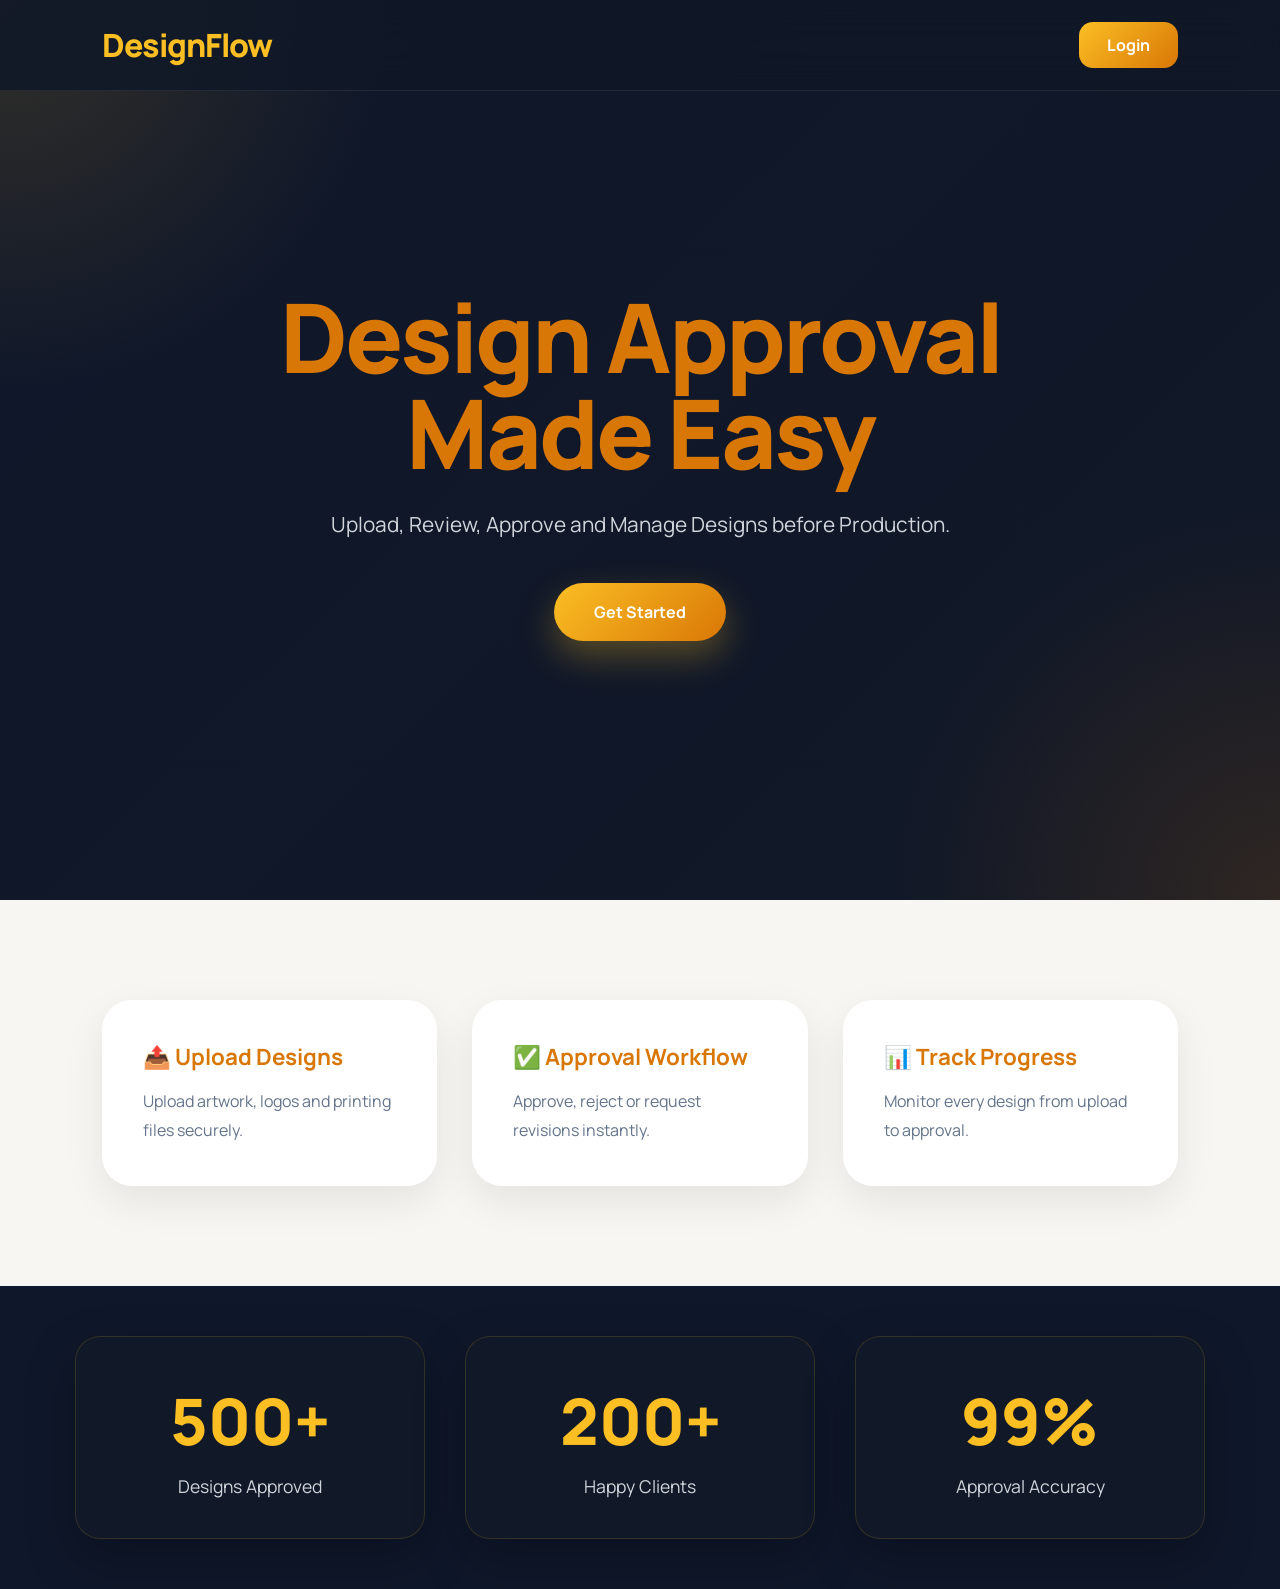
<file: index.html>
<!DOCTYPE html>
<html lang="en">
<head>
<meta charset="UTF-8">
<meta name="viewport" content="width=device-width, initial-scale=1.0">
<title>Design Approval Portal</title>

<link rel="stylesheet" href="css/style.css">
</head>

<body>

<nav class="navbar">
    <h2>DesignFlow</h2>

    <a href="login.html" class="btn">
        Login
    </a>
</nav>

<section class="hero">

    <div class="hero-content">

        <h1>
            Design Approval Made Easy
        </h1>

        <p>
            Upload, Review, Approve and Manage Designs
            before Production.
        </p>

        <a href="login.html" class="hero-btn">
            Get Started
        </a>

    </div>

</section>
<section class="features">

<a href="upload.html" class="feature-card">

<h3>📤 Upload Designs</h3>

<p>
Upload artwork, logos and printing files securely.
</p>

</a>

<a href="admin.html" class="feature-card">

<h3>✅ Approval Workflow</h3>

<p>
Approve, reject or request revisions instantly.
</p>

</a>

<a href="customer-dashboard.html" class="feature-card">

<h3>📊 Track Progress</h3>

<p>
Monitor every design from upload to approval.
</p>

</a>

</section>

<section class="stats-section">

<div class="stat-box">
<h2>500+</h2>
<p>Designs Approved</p>
</div>

<div class="stat-box">
<h2>200+</h2>
<p>Happy Clients</p>
</div>

<div class="stat-box">
<h2>99%</h2>
<p>Approval Accuracy</p>
</div>

</section>


</body>
</html>
</file>
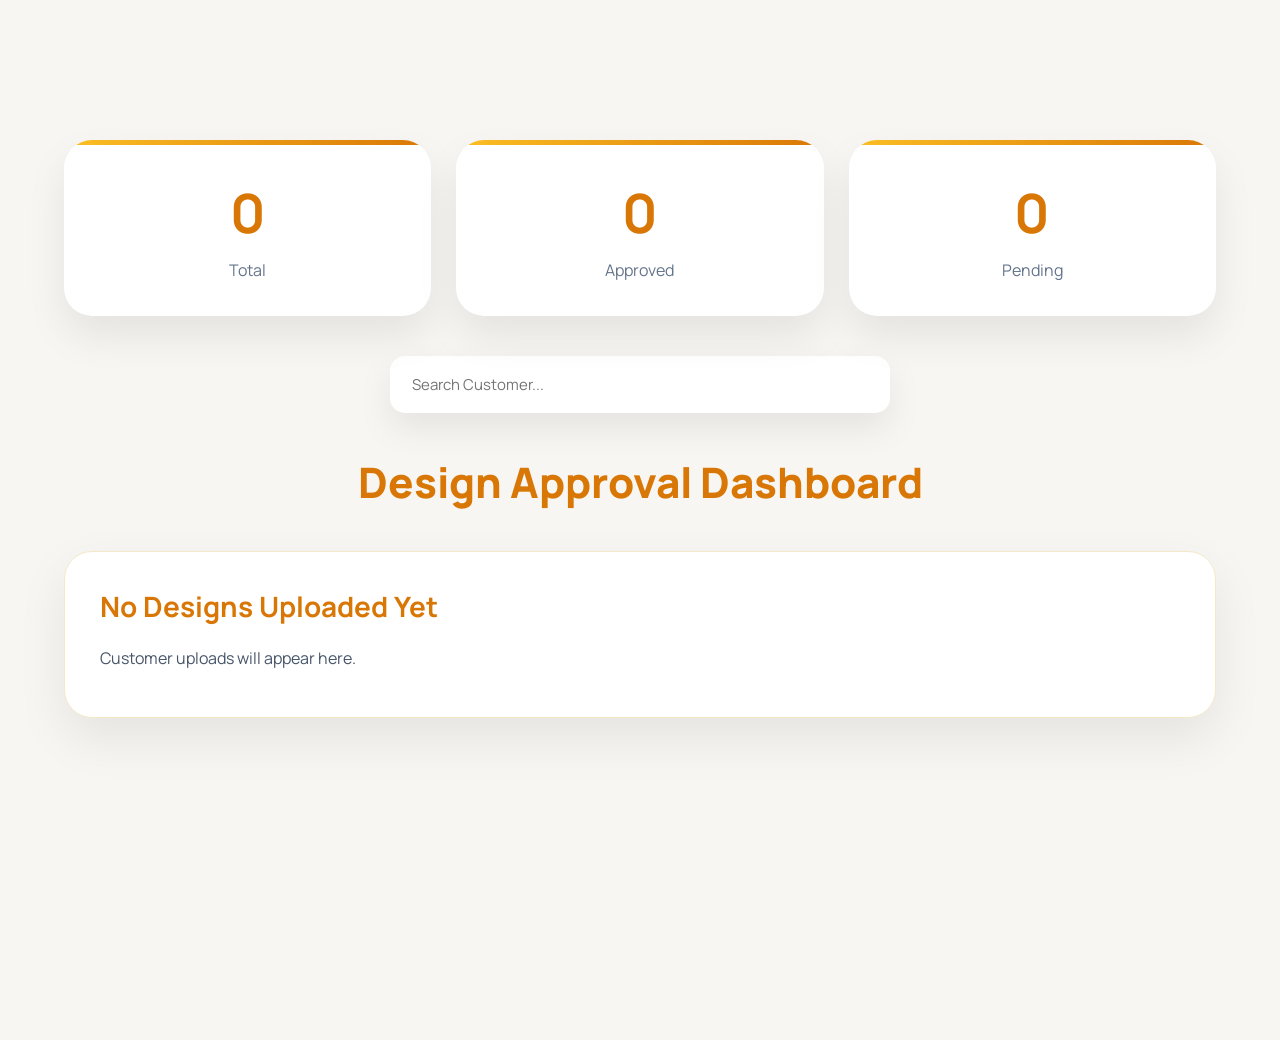
<file: admin.html>
<!DOCTYPE html>
<html>
<head>
<title>Admin Dashboard</title>
<link rel="stylesheet" href="css/style.css">
</head>

<body>
    <div class="stats">

<div class="stat-card">
<h2 id="total">0</h2>
<p>Total</p>
</div>

<div class="stat-card">
<h2 id="approved">0</h2>
<p>Approved</p>
</div>

<div class="stat-card">
<h2 id="pending">0</h2>
<p>Pending</p>
</div>

</div>

<input
type="text"
id="search"
placeholder="Search Customer..."
>

<h1>Design Approval Dashboard</h1>

<div id="designList"></div>

<script src="js/admin.js"></script>

</body>
</html>
</file>
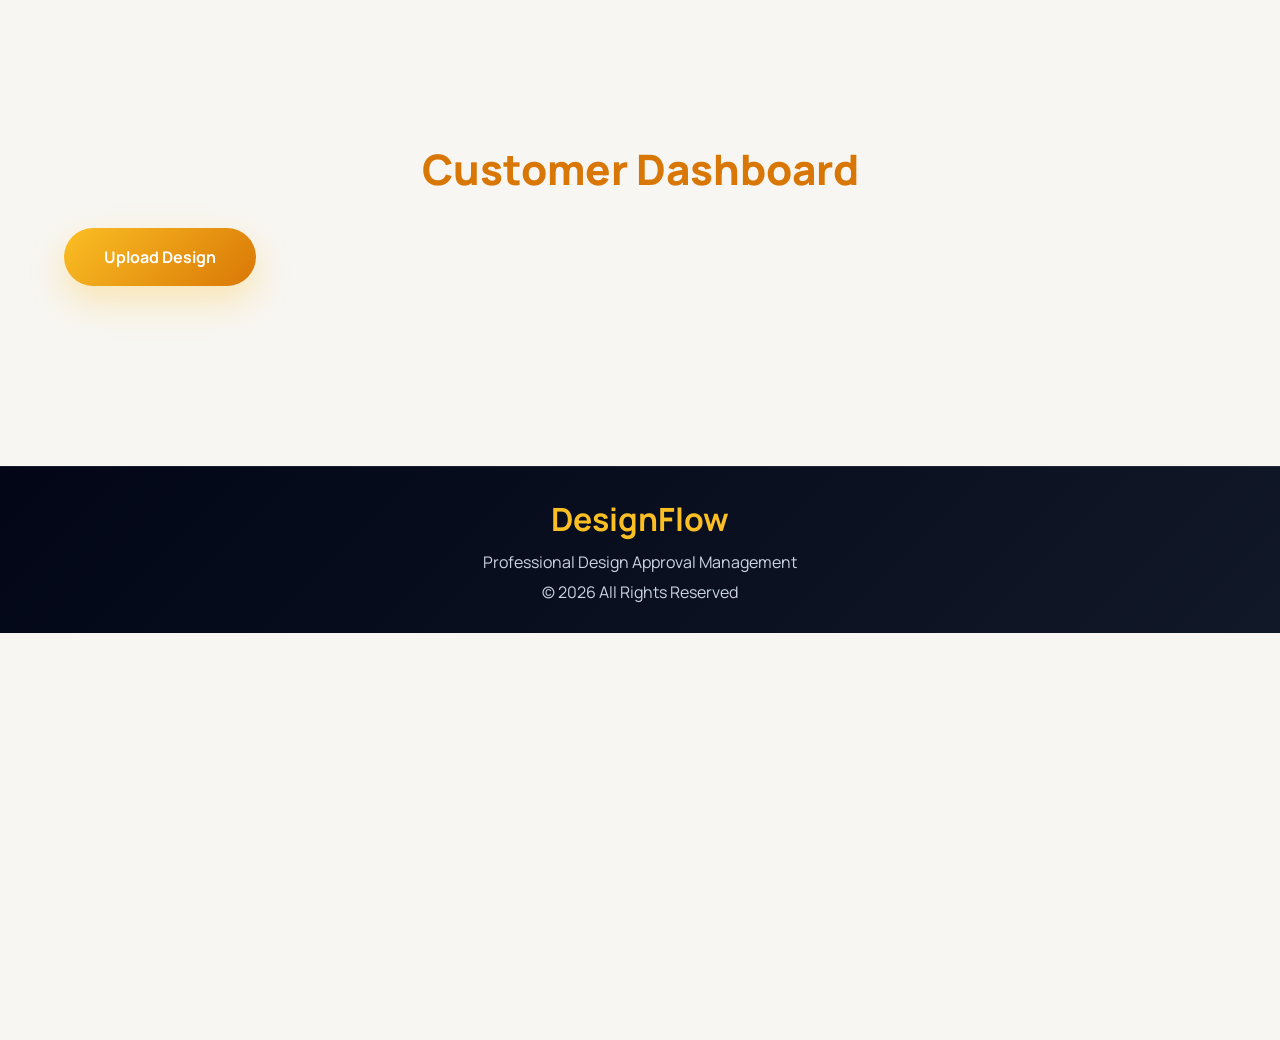
<file: customer-dashboard.html>
<!DOCTYPE html>
<html>

<head>
<title>Customer Dashboard</title>
<link rel="stylesheet" href="css/style.css">
</head>

<body>

<div class="dashboard">

<h1>Customer Dashboard</h1>

<a href="upload.html" class="hero-btn">
Upload Design
</a>

<div id="customerDesigns">

</div>

</div>
<footer class="footer">

<h2>DesignFlow</h2>

<p>
Professional Design Approval Management
</p>

<p>
© 2026 All Rights Reserved
</p>

</footer>
<script src="js/customer.js"></script>

</body>
</html>
</file>
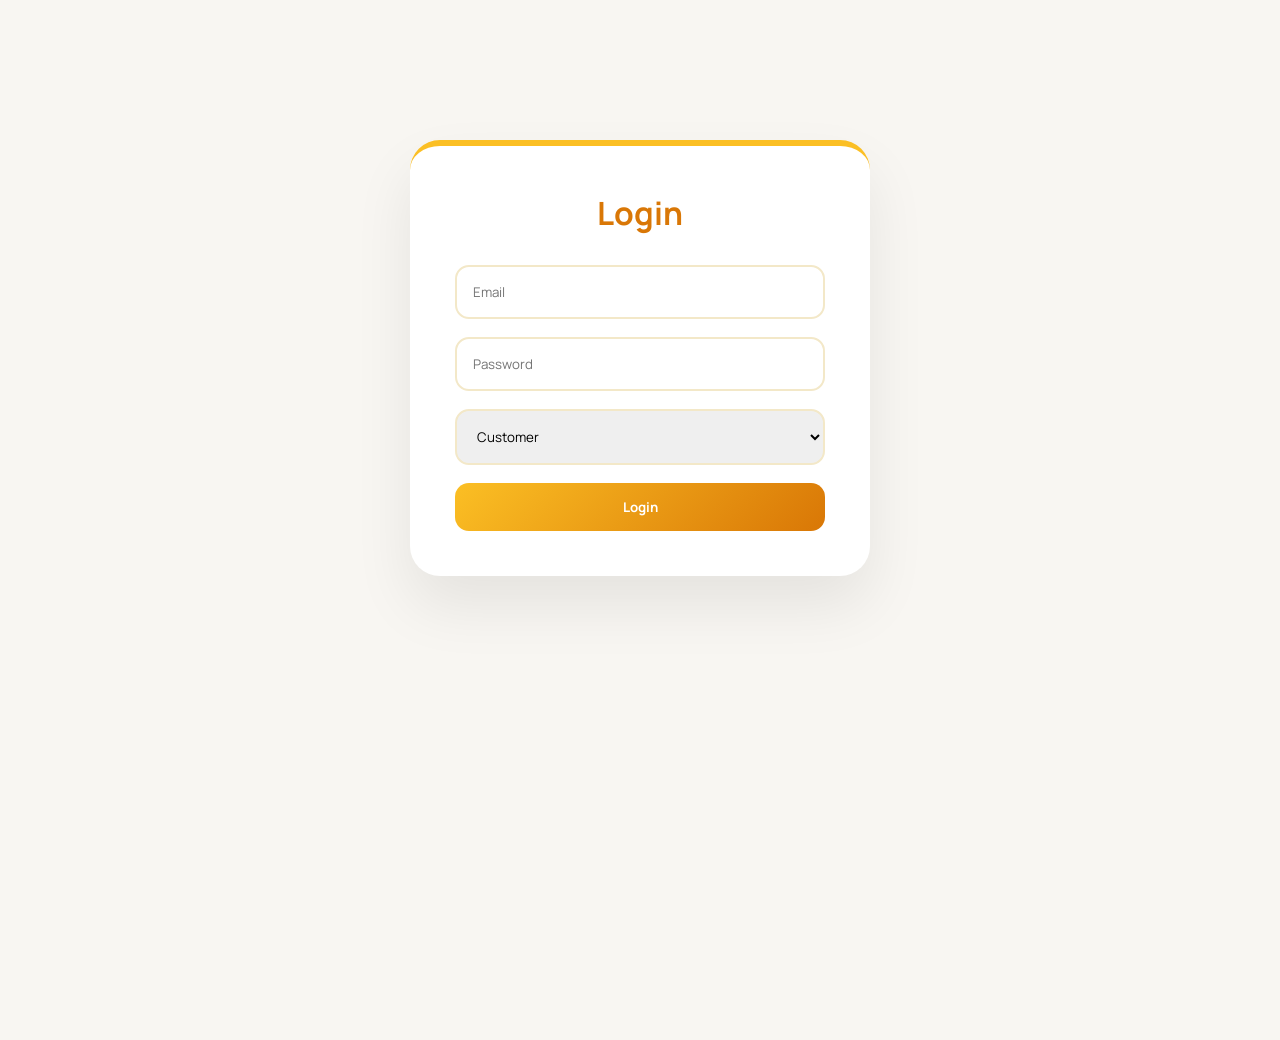
<file: login.html>
<!DOCTYPE html>
<html>

<head>
<title>Login</title>
<link rel="stylesheet" href="css/style.css">
</head>

<body>

<div class="login-box">

<h2>Login</h2>

<input
type="email"
id="email"
placeholder="Email"
>

<input
type="password"
id="password"
placeholder="Password"
>

<select id="role">

<option value="customer">
Customer
</option>

<option value="admin">
Admin
</option>

</select>

<button onclick="login()">
Login
</button>

</div>

<script src="js/auth.js"></script>

</body>
</html>
</file>
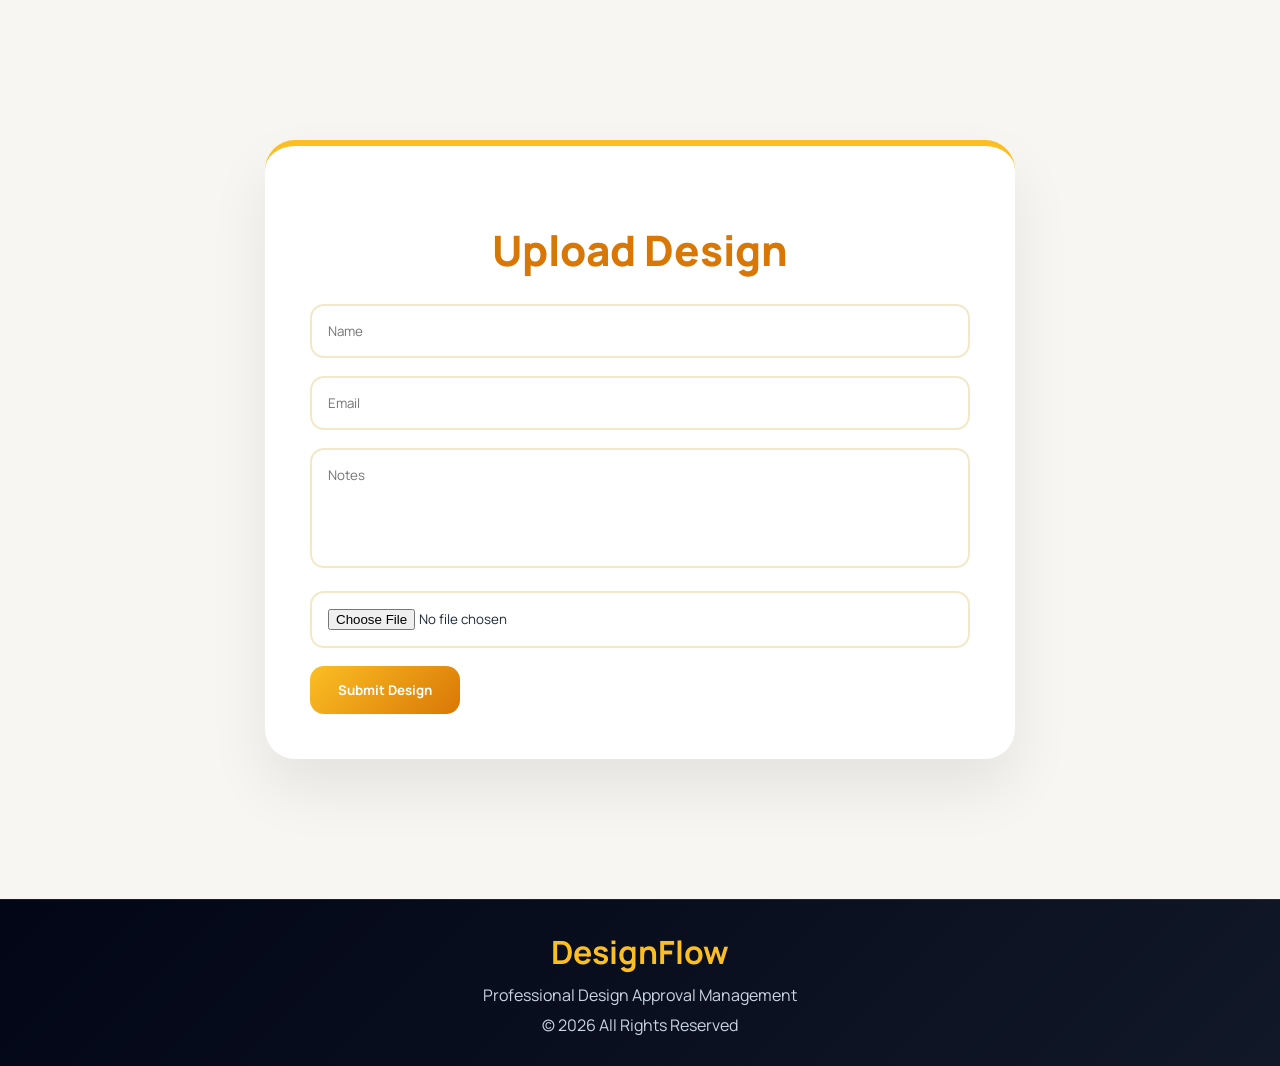
<file: upload.html>
<!DOCTYPE html>
<html>

<head>
<title>Upload Design</title>
<link rel="stylesheet" href="css/style.css">
</head>

<body>

<div class="container">

<h1>Upload Design</h1>

<form id="uploadForm">

<input
type="text"
id="name"
placeholder="Name"
required
>

<input
type="email"
id="email"
placeholder="Email"
required
>

<textarea
id="notes"
placeholder="Notes">
</textarea>

<input
type="file"
id="designFile"
required
>

<button type="submit">
Submit Design
</button>

</form>

</div>
<footer class="footer">

<h2>DesignFlow</h2>

<p>
Professional Design Approval Management
</p>

<p>
© 2026 All Rights Reserved
</p>

</footer>

<script src="js/upload.js"></script>

</body>
</html>
</file>
<file: css/style.css>
@import url('https://fonts.googleapis.com/css2?family=Manrope:wght@300;400;500;600;700;800&display=swap');

*{
    margin:0;
    padding:0;
    box-sizing:border-box;
    font-family:'Manrope',sans-serif;
}

html{
    scroll-behavior:smooth;
}

body{
    background:#f8f6f2;
    color:#1f2937;
    min-height:100vh;
    overflow-x:hidden;
}

/* NAVBAR */

.navbar{
    position:fixed;
    top:0;
    left:0;
    width:100%;
    padding:22px 8%;
    display:flex;
    justify-content:space-between;
    align-items:center;

    background:rgba(17,24,39,.88);

    backdrop-filter:blur(20px);

    border-bottom:1px solid rgba(255,255,255,.08);

    z-index:1000;
}

.navbar h2{
    color:#fbbf24;
    font-size:2rem;
    font-weight:800;
    letter-spacing:-1px;
}

.btn{
    text-decoration:none;
    color:white;

    background:linear-gradient(
    135deg,
    #fbbf24,
    #d97706
    );

    padding:12px 28px;

    border-radius:14px;

    font-weight:700;

    transition:.35s;
}

.btn:hover{
    transform:translateY(-4px);
    box-shadow:0 15px 35px rgba(251,191,36,.35);
}

/* HERO */

.hero{
    min-height:100vh;

    display:flex;
    justify-content:center;
    align-items:center;

    text-align:center;

    padding:40px;

    background:
    radial-gradient(circle at top left,
    rgba(251,191,36,.15),
    transparent 25%),

    radial-gradient(circle at bottom right,
    rgba(217,119,6,.15),
    transparent 25%),

    linear-gradient(
    135deg,
    #0f172a,
    #111827
    );

    color:white;
}

.hero-content{
    max-width:950px;
}

.hero h1{
    font-size:6rem;
    font-weight:800;
    line-height:1;
    letter-spacing:-3px;
    margin-bottom:25px;
}

.hero p{
    font-size:1.3rem;
    color:#d1d5db;
    margin-bottom:40px;
    line-height:1.8;
}

.hero-btn{
    display:inline-block;

    background:linear-gradient(
    135deg,
    #fbbf24,
    #d97706
    );

    color:white;

    padding:18px 40px;

    text-decoration:none;

    border-radius:50px;

    font-weight:700;

    transition:.35s;

    box-shadow:
    0 15px 35px rgba(251,191,36,.3);
}

.hero-btn:hover{
    transform:translateY(-5px);
}

/* FEATURES */

.features{
    display:grid;

    grid-template-columns:
    repeat(auto-fit,minmax(320px,1fr));

    gap:35px;

    padding:100px 8%;
}

.feature-card,
.card{

    background:
    rgba(255,255,255,.85);

    backdrop-filter:blur(20px);

    border-radius:30px;

    padding:35px;

    border:1px solid rgba(255,255,255,.5);

    box-shadow:
    0 25px 50px rgba(0,0,0,.08);

    transition:.4s;
}

.feature-card:hover,
.card:hover{

    transform:
    translateY(-12px)
    scale(1.02);

    box-shadow:
    0 35px 60px rgba(251,191,36,.18);
}

.feature-card h3,
.card h3{
    color:#d97706;
    margin-bottom:15px;
    font-size:1.4rem;
}

.feature-card p,
.card p{
    color:#64748b;
    line-height:1.8;
}

/* LOGIN */

.login-box{

    width:460px;

    margin:140px auto;

    background:white;

    padding:45px;

    border-radius:30px;

    box-shadow:
    0 30px 60px rgba(0,0,0,.08);

    border-top:6px solid #fbbf24;
}

.login-box h2{

    text-align:center;

    color:#d97706;

    margin-bottom:30px;

    font-size:2rem;
}

.login-box input,
.login-box select{

    width:100%;

    padding:16px;

    margin-bottom:18px;

    border:2px solid #f3e8c8;

    border-radius:14px;

    outline:none;

    transition:.3s;
}

.login-box input:focus,
.login-box select:focus{

    border-color:#fbbf24;
}

.login-box button{
    width:100%;
}

/* UPLOAD FORM */

.container{

    width:90%;

    max-width:750px;

    margin:140px auto;

    background:white;

    padding:45px;

    border-radius:30px;

    box-shadow:
    0 30px 60px rgba(0,0,0,.08);

    border-top:6px solid #fbbf24;
}

.container h1{

    text-align:center;

    color:#d97706;

    margin-bottom:25px;
}

input,
textarea{

    width:100%;

    padding:16px;

    margin-bottom:18px;

    border:2px solid #f3e8c8;

    border-radius:14px;

    outline:none;

    transition:.3s;
}

input:focus,
textarea:focus{

    border-color:#fbbf24;
}

textarea{
    min-height:120px;
    resize:none;
}

/* BUTTONS */

button{

    background:linear-gradient(
    135deg,
    #fbbf24,
    #d97706
    );

    color:white;

    border:none;

    padding:15px 28px;

    border-radius:14px;

    cursor:pointer;

    font-weight:700;

    transition:.35s;
}

button:hover{

    transform:translateY(-3px);
}

/* DASHBOARD */

.dashboard{

    width:90%;

    max-width:1200px;

    margin:140px auto;
}

.dashboard h1{

    text-align:center;

    color:#d97706;

    margin-bottom:30px;
}

#customerDesigns{

    display:grid;

    grid-template-columns:
    repeat(auto-fit,minmax(320px,1fr));

    gap:25px;

    margin-top:40px;
}

/* ADMIN */

.stats{

    width:90%;

    max-width:1200px;

    margin:140px auto 40px;

    display:grid;

    grid-template-columns:
    repeat(auto-fit,minmax(250px,1fr));

    gap:25px;
}

.stat-card{

    background:white;

    padding:35px;

    border-radius:28px;

    text-align:center;

    box-shadow:
    0 20px 40px rgba(0,0,0,.08);

    position:relative;

    overflow:hidden;
}

.stat-card::before{

    content:"";

    position:absolute;

    top:0;
    left:0;

    width:100%;
    height:5px;

    background:linear-gradient(
    90deg,
    #fbbf24,
    #d97706
    );
}

.stat-card h2{

    font-size:3rem;

    color:#d97706;

    margin-bottom:10px;
}

.stat-card p{
    color:#64748b;
}

/* SEARCH */

#search{

    width:90%;

    max-width:600px;

    display:block;

    margin:0 auto 30px;

    padding:16px;

    border:none;

    border-radius:14px;

    box-shadow:
    0 15px 30px rgba(0,0,0,.08);
}

#designList{

    width:90%;

    max-width:1200px;

    margin:auto;

    display:grid;

    gap:25px;
}

/* ACTION BUTTONS */

.actions{

    display:flex;

    gap:10px;

    flex-wrap:wrap;

    margin-top:15px;
}

.approve{
    background:#16a34a;
}

.reject{
    background:#dc2626;
}

.correction{
    background:#ea580c;
}

/* FOOTER */

.footer{

    margin-top:10px;

    background:
    linear-gradient(
    135deg,
    #020617,
    #111827
    );

    color:white;

    text-align:center;

    padding:30px 15px;

    border-top:
    1px solid rgba(255,255,255,.08);
}

.footer h2{

    color:#fbbf24;

    font-size:2rem;

    margin-bottom:10px;
}

.footer p{

    color:#cbd5e1;

    margin-top:8px;
}

/* ANIMATION */

.feature-card,
.card,
.stat-card,
.login-box,
.container{

    animation:fadeUp .7s ease;
}

@keyframes fadeUp{

    from{
        opacity:0;
        transform:translateY(30px);
    }

    to{
        opacity:1;
        transform:translateY(0);
    }
}

/* RESPONSIVE */

@media(max-width:768px){

.hero h1{
font-size:3.5rem;
}

.hero p{
font-size:1rem;
}

.navbar{
padding:15px 20px;
}

.features{
padding:60px 20px;
}

.login-box{
width:90%;
}

.container{
width:95%;
}

.stats{
grid-template-columns:1fr;
}

#customerDesigns{
grid-template-columns:1fr;
}
}

/* ADMIN PAGE FIX */

.stats,
#designList{
    width:90%;
    max-width:1200px;
    margin-left:auto;
    margin-right:auto;
}

#search{
    width:100%;
    max-width:500px;
    display:block;
    margin:0 auto 40px auto;
}

body h1{
    text-align:center;
    margin:30px 0 40px;
    color:#d97706;
    font-size:42px;
    font-weight:800;
}

.card{
    width:100%;
    background:white;
    border-radius:28px;
    padding:35px;
    box-shadow:
    0 20px 50px rgba(0,0,0,.08);

    border:1px solid #f3e8c8;
}

.card h3{
    color:#d97706;
    font-size:28px;
    margin-bottom:20px;
}

.card p{
    margin-bottom:10px;
    color:#475569;
    line-height:1.7;
}

.card a{
    color:#d97706;
    text-decoration:none;
    font-weight:600;
}

.card a:hover{
    text-decoration:underline;
}

.actions{
    margin-top:25px;
}

.actions button{
    min-width:120px;
    height:48px;
    border-radius:12px;
    font-size:15px;
    font-weight:700;
}

.approve{
    background:#16a34a;
}

.reject{
    background:#dc2626;
}

.correction{
    background:#ea580c;
}

/* STATS */

.stat-card{
    transition:.3s;
}

.stat-card:hover{
    transform:translateY(-8px);
}

.stat-card h2{
    font-size:54px;
}

/* SEARCH */

#search{
    background:white;
    padding:18px 22px;
    border-radius:15px;
    font-size:15px;

    box-shadow:
    0 15px 35px rgba(0,0,0,.08);
}

/* RESPONSIVE */

@media(max-width:768px){

.stats{
grid-template-columns:1fr;
}

.card{
padding:25px;
}

.actions{
flex-direction:column;
}

.actions button{
width:100%;
}
}

/* ===========================
   STATS SECTION
=========================== */

.stats-section{
    background:#0f172a;
    padding:50px 60px;
    display:flex;
    justify-content:center;
    gap:40px;
    flex-wrap:wrap;
}

.stat-box{
    width:350px;
    background:#111827;
    padding:40px;
    border-radius:25px;
    text-align:center;
    color:white;
    border:1px solid rgba(251,191,36,.15);
    box-shadow:0 20px 50px rgba(0,0,0,.25);
    transition:.3s;
}

.stat-box:hover{
    transform:translateY(-10px);
    box-shadow:0 25px 60px rgba(251,191,36,.15);
}

.stat-box h2{
    font-size:4rem;
    font-weight:800;
    color:#fbbf24;
    margin-bottom:10px;
}

.stat-box p{
    font-size:1.1rem;
    color:#d1d5db;
}

/* ===========================
   WORKFLOW SECTION
=========================== */

.workflow{
    padding:120px 80px;
    background:#f8f6f2;
    text-align:center;
}

.workflow h2{
    font-size:4rem;
    margin-bottom:60px;
    color:#111827;
    font-weight:800;
}

.steps{
    max-width:1400px;
    margin:auto;

    display:grid;
    grid-template-columns:
    repeat(auto-fit,minmax(300px,1fr));

    gap:35px;
}

.steps div{
    background:white;
    padding:45px;
    border-radius:30px;

    box-shadow:
    0 20px 50px rgba(0,0,0,.08);

    transition:.3s;
}

.steps div:hover{
    transform:translateY(-12px);
}

.steps h3{
    color:#d97706;
    font-size:2rem;
    margin-bottom:15px;
}

.steps p{
    color:#64748b;
    line-height:1.8;
    font-size:1.05rem;
}

/* ===========================
   MOBILE
=========================== */

@media(max-width:768px){

    .stats-section{
        padding:60px 20px;
    }

    .workflow{
        padding:80px 20px;
    }

    .workflow h2{
        font-size:2.5rem;
    }

    .stat-box{
        width:100%;
    }
}
.feature-card{

text-decoration:none;

color:inherit;

cursor:pointer;

display:block;

background:white;

padding:40px;

border-radius:30px;

transition:.35s;

box-shadow:
0 15px 40px rgba(0,0,0,.08);
}

.feature-card:hover{

transform:
translateY(-10px)
scale(1.02);

box-shadow:
0 25px 60px rgba(245,158,11,.2);
}
</file>
